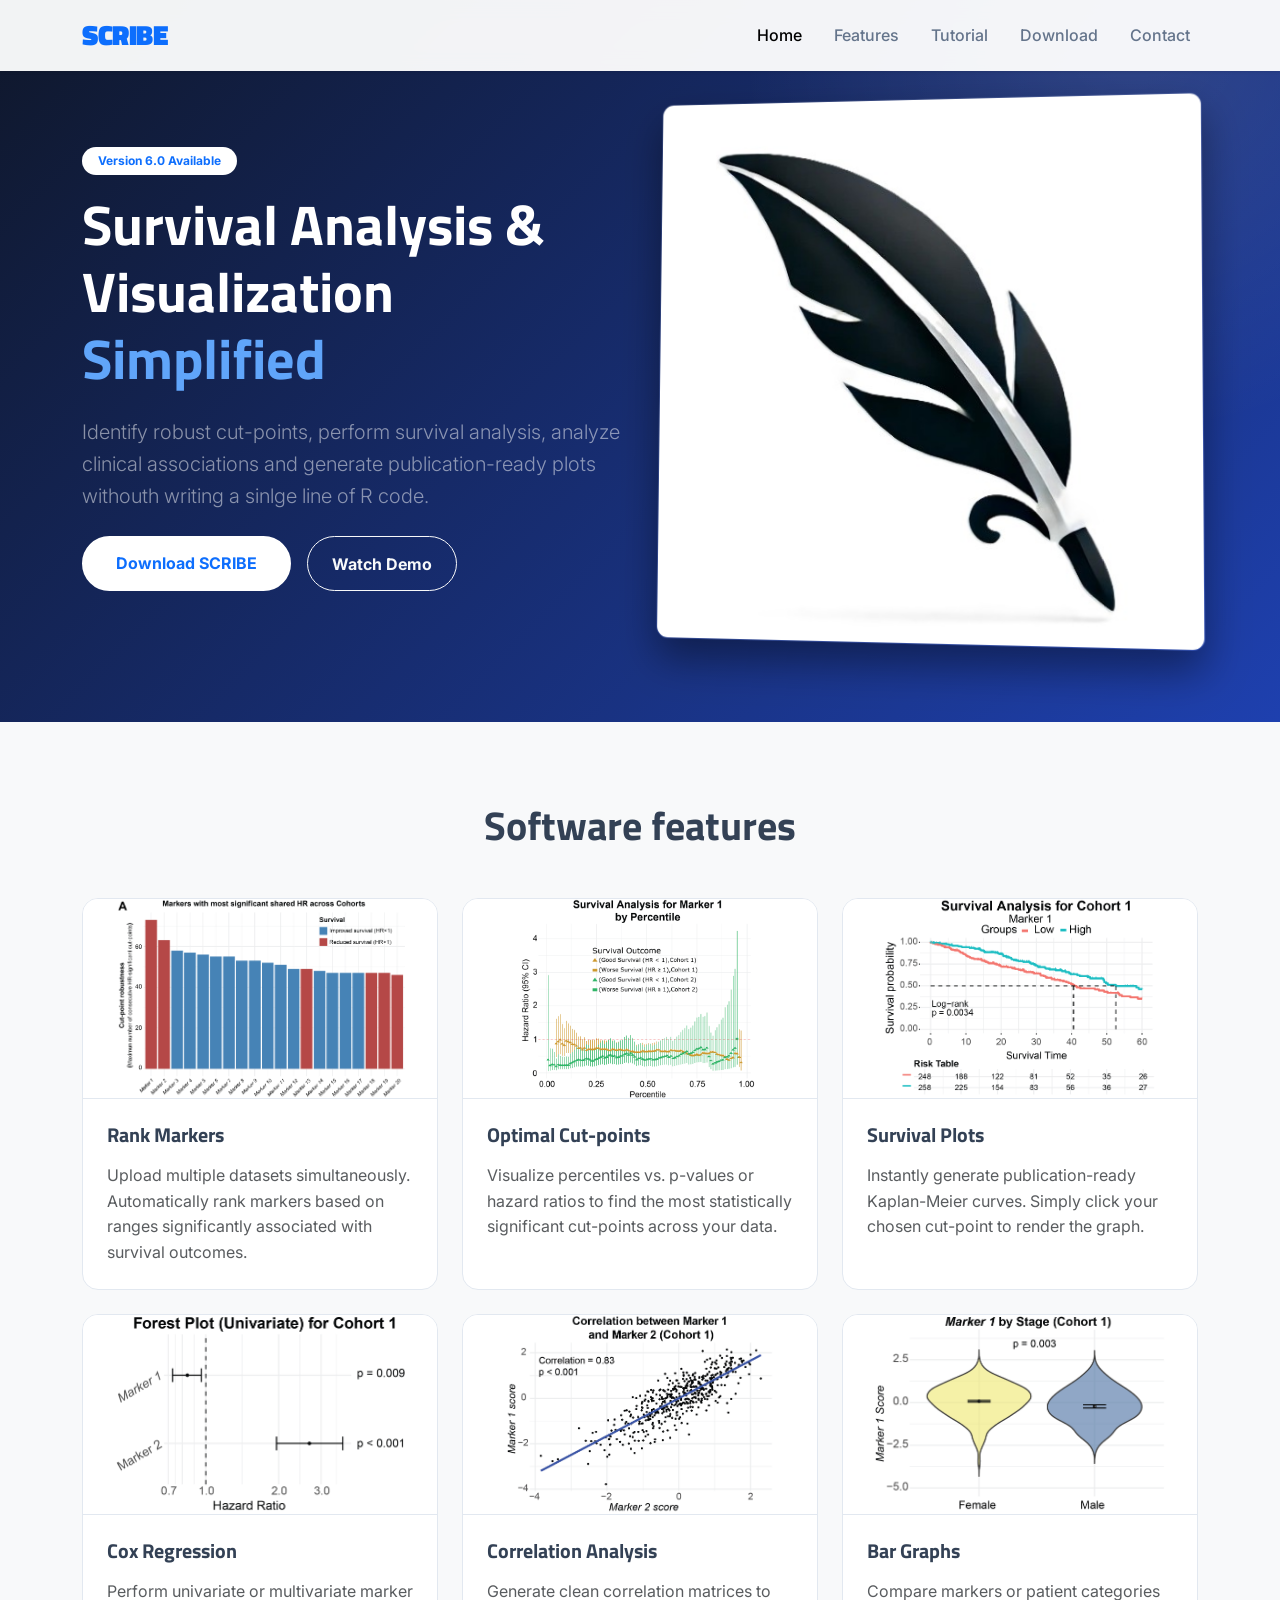
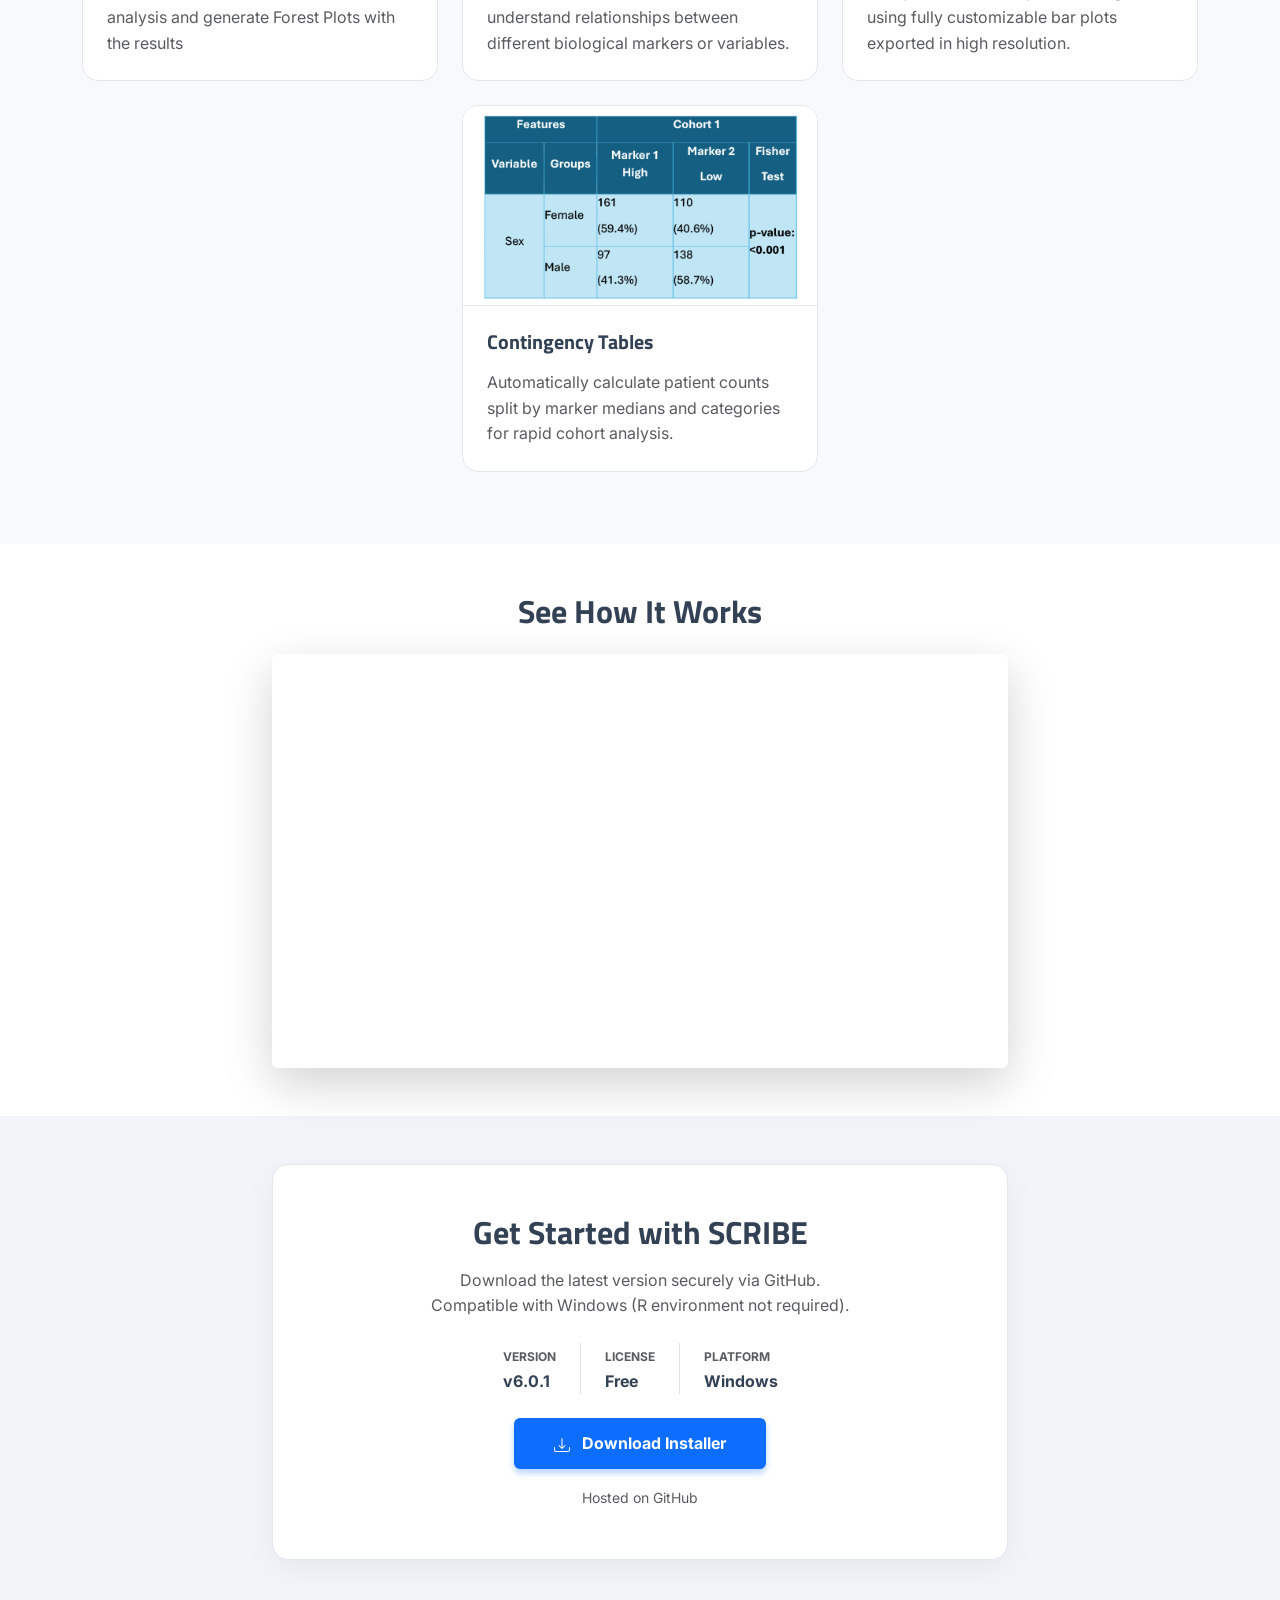
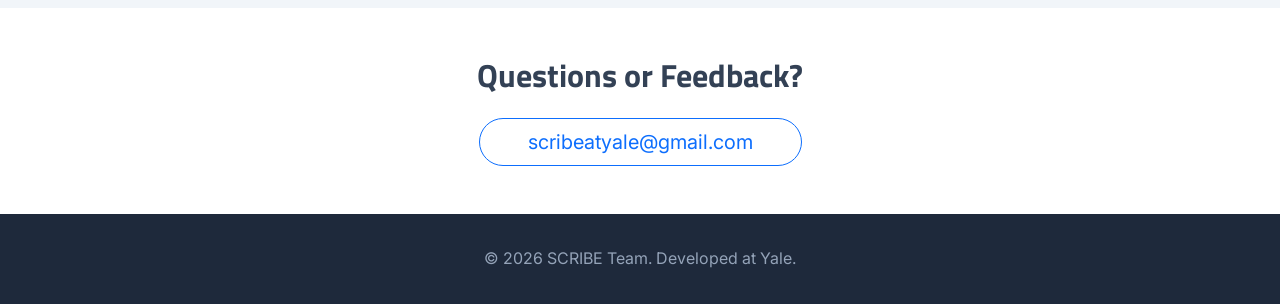
<file: index.html>
<!DOCTYPE html>
<html lang="en">

<head>
    <meta charset="UTF-8">
    <meta name="viewport" content="width=device-width, initial-scale=1.0">
    <meta name="description"
        content="SCRIBE: Survival analysis and visualization without coding. Identify optimal cut-points, generate Kaplan–Meier plots, and correlations.">

    <meta property="og:title" content="SCRIBE - Survival Analysis Tool">
    <meta property="og:description"
        content="Create R-based graphs without writing code. Find cut-points, Kaplan–Meier plots, correlations, and contingency tables.">
    <meta property="og:type" content="website">
    <meta property="og:image" content="img/image1.jpg">
    <meta name="twitter:card" content="summary_large_image">
    <meta name="twitter:title" content="SCRIBE - Survival Analysis Tool">
    <meta name="twitter:description" content="No-code survival analysis and visualization tool.">

    <title>SCRIBE - Survival Analysis Tool</title>

    <link rel="preconnect" href="https://fonts.googleapis.com">
    <link rel="preconnect" href="https://fonts.gstatic.com" crossorigin>
    <link
        href="https://fonts.googleapis.com/css2?family=Inter:wght@300;400;600;700&family=Titillium+Web:wght@400;700&display=swap"
        rel="stylesheet">
    <link href="https://cdn.jsdelivr.net/npm/bootstrap@5.3.2/dist/css/bootstrap.min.css" rel="stylesheet">
    <link rel="icon" href="img/favicon.ico">

    <style>
        :root {
            --primary-color: #0d6efd;
            --secondary-color: #00c6ff;
            --dark-bg: #1e293b;
            --light-bg: #f8f9fa;
        }

        html {
            scroll-behavior: smooth;
        }

        body {
            font-family: 'Inter', sans-serif;
            background-color: var(--light-bg);
            color: #334155;
            line-height: 1.6;
        }

        h1,
        h2,
        h3,
        h4,
        h5,
        .navbar-brand {
            font-family: 'Titillium Web', sans-serif;
        }

        section {
            scroll-margin-top: 80px;
        }

        /* Navbar */
        .navbar {
            background: rgba(255, 255, 255, 0.95);
            backdrop-filter: blur(10px);
            box-shadow: 0 1px 3px rgba(0, 0, 0, 0.1);
        }

        .navbar-brand {
            font-weight: 800;
            font-size: 1.75rem;
            letter-spacing: -0.5px;
            color: var(--primary-color);
        }

        .nav-link {
            font-weight: 500;
            color: #64748b;
            transition: color 0.2s;
        }

        .nav-link:hover,
        .nav-link.active {
            color: var(--primary-color);
        }

        /* Hero */
        .hero {
            background: linear-gradient(135deg, #0f172a 0%, #1e40af 100%);
            color: white;
            padding: 6rem 0 5rem;
            position: relative;
            overflow: hidden;
        }

        .hero::before {
            content: '';
            position: absolute;
            top: -50%;
            right: -20%;
            width: 800px;
            height: 800px;
            background: radial-gradient(circle, rgba(255, 255, 255, 0.1) 0%, rgba(255, 255, 255, 0) 70%);
            border-radius: 50%;
        }

        .hero-img-container {
            perspective: 1000px;
        }

        .hero img {
            width: 100%;
            border-radius: 12px;
            box-shadow: 0 20px 40px rgba(0, 0, 0, 0.4);
            transform: rotateY(-5deg) rotateX(2deg);
            transition: transform 0.5s ease;
            border: 1px solid rgba(255, 255, 255, 0.1);
        }

        .hero img:hover {
            transform: rotateY(0deg) rotateX(0deg);
        }

        /* Buttons */
        .btn-primary-custom {
            background: white;
            color: var(--primary-color);
            font-weight: 700;
            padding: 0.8rem 2rem;
            border-radius: 50px;
            border: 2px solid white;
            transition: all 0.3s ease;
        }

        .btn-primary-custom:hover {
            background: transparent;
            color: white;
            box-shadow: 0 0 15px rgba(255, 255, 255, 0.3);
        }

        .btn-download-main {
            background: var(--primary-color);
            color: white;
            font-weight: 700;
            padding: 0.8rem 2.5rem;
            border-radius: 6px;
            box-shadow: 0 4px 6px rgba(13, 110, 253, 0.3);
            transition: transform 0.2s, box-shadow 0.2s;
            text-decoration: none;
            display: inline-block;
        }

        .btn-download-main:hover {
            background: #0b5ed7;
            color: white;
            transform: translateY(-2px);
            box-shadow: 0 8px 12px rgba(13, 110, 253, 0.4);
        }

        /* Feature Cards */
        .feature-card {
            background: white;
            border: 1px solid #e2e8f0;
            border-radius: 16px;
            padding: 0;
            overflow: hidden;
            transition: transform 0.3s ease, box-shadow 0.3s ease;
            height: 100%;
        }

        .feature-card:hover {
            transform: translateY(-5px);
            box-shadow: 0 12px 24px rgba(0, 0, 0, 0.08);
            border-color: var(--primary-color);
        }

        .feature-img-wrapper {
            background: white;
            height: 200px;
            display: flex;
            align-items: center;
            justify-content: center;
            border-bottom: 1px solid #e2e8f0;
        }

        .feature-card img {
            max-height: 100%;
            max-width: 100%;
            object-fit: cover;
        }

        .feature-content {
            padding: 1.5rem;
        }

        /* Download Section */
        .download-box {
            background: white;
            border-radius: 16px;
            box-shadow: 0 10px 30px rgba(0, 0, 0, 0.05);
            padding: 3rem;
            border: 1px solid #e2e8f0;
        }

        /* Footer */
        footer {
            background: #1e293b;
            color: #94a3b8;
            padding: 2rem 0;
            text-align: center;
        }
    </style>
</head>

<body data-bs-spy="scroll" data-bs-target="#navbarNav" data-bs-offset="100" tabindex="0">

    <nav class="navbar navbar-expand-lg fixed-top" role="navigation" aria-label="Main navigation">
        <div class="container">
            <a class="navbar-brand" href="#home">SCRIBE</a>
            <button class="navbar-toggler" type="button" data-bs-toggle="collapse" data-bs-target="#navbarNav"
                aria-controls="navbarNav" aria-expanded="false" aria-label="Toggle navigation">
                <span class="navbar-toggler-icon"></span>
            </button>
            <div class="collapse navbar-collapse justify-content-end" id="navbarNav">
                <ul class="navbar-nav gap-3">
                    <li class="nav-item"><a class="nav-link" href="#home">Home</a></li>
                    <li class="nav-item"><a class="nav-link" href="#features">Features</a></li>
                    <li class="nav-item"><a class="nav-link" href="#tutorial">Tutorial</a></li>
                    <li class="nav-item"><a class="nav-link" href="#download">Download</a></li>
                    <li class="nav-item"><a class="nav-link" href="#contact">Contact</a></li>
                </ul>
            </div>
        </div>
    </nav>

    <section id="home" class="hero d-flex align-items-center">
        <div class="container">
            <div class="row align-items-center">
                <div class="col-lg-6 text-center text-lg-start mb-5 mb-lg-0">
                    <span class="badge bg-white text-primary mb-3 px-3 py-2 rounded-pill">Version 6.0 Available</span>
                    <h1 class="display-4 fw-bold mb-4">Survival Analysis & Visualization <span
                            style="color: #60a5fa;">Simplified</span></h1>
                    <p class="lead mb-4 text-white-50"> Identify robust cut-points, perform survival analysis, analyze clinical associations 
                        and generate publication-ready plots withouth writing a sinlge line of R code.</p>
                    <div class="d-flex gap-3 justify-content-center justify-content-lg-start">
                        <a href="#download" class="btn-primary-custom text-decoration-none">Download SCRIBE</a>
                        <a href="#tutorial"
                            class="btn btn-outline-light rounded-pill px-4 py-2 fw-bold d-flex align-items-center">Watch
                            Demo</a>
                    </div>
                </div>
                <div class="col-lg-6 hero-img-container">
                    <img src="img/image1.jpg" alt="SCRIBE Dashboard Interface" class="img-fluid">
                </div>
            </div>
        </div>
    </section>

    <section id="features" class="py-5">
        <div class="container py-4">
            <div class="text-center mb-5">
                <h6 class="text-primary fw-bold text-uppercase ls-md"></h6>
                <h2 class="fw-bold display-6">Software features</h2>
            </div>

            <div class="row g-4 justify-content-center">
                <div class="col-md-6 col-lg-4">
                    <div class="feature-card">
                        <div class="feature-img-wrapper">
                            <img src="img/multimarker.png" alt="Rank markers across multiple datasets">
                        </div>
                        <div class="feature-content">
                            <h5 class="fw-bold mb-3">Rank Markers</h5>
                            <p class="text-muted mb-0">Upload multiple datasets simultaneously. Automatically rank
                                markers based on ranges significantly associated with survival outcomes.</p>
                        </div>
                    </div>
                </div>

                <div class="col-md-6 col-lg-4">
                    <div class="feature-card">
                        <div class="feature-img-wrapper">
                            <img src="img/image2.png" alt="Identify optimal survival cut-points">
                        </div>
                        <div class="feature-content">
                            <h5 class="fw-bold mb-3">Optimal Cut-points</h5>
                            <p class="text-muted mb-0">Visualize percentiles vs. p-values or hazard ratios to find the
                                most statistically significant cut-points across your data.</p>
                        </div>
                    </div>
                </div>

                <div class="col-md-6 col-lg-4">
                    <div class="feature-card">
                        <div class="feature-img-wrapper">
                            <img src="img/image3.png" alt="Generate Kaplan–Meier survival plots">
                        </div>
                        <div class="feature-content">
                            <h5 class="fw-bold mb-3">Survival Plots</h5>
                            <p class="text-muted mb-0">Instantly generate publication-ready Kaplan-Meier curves. Simply
                                click your chosen cut-point to render the graph.</p>
                        </div>
                    </div>
                </div>

                <div class="col-md-6 col-lg-4">
                    <div class="feature-card">
                        <div class="feature-img-wrapper">
                            <img src="img/image4.png" alt="Cox Regression">
                        </div>
                        <div class="feature-content">
                            <h5 class="fw-bold mb-3">Cox Regression</h5>
                            <p class="text-muted mb-0">Perform univariate or multivariate marker analysis and generate
                                Forest Plots with the results</p>
                        </div>
                    </div>
                </div>

                <div class="col-md-6 col-lg-4">
                    <div class="feature-card">
                        <div class="feature-img-wrapper">
                            <img src="img/image5.png" alt="Visualize correlations between markers">
                        </div>
                        <div class="feature-content">
                            <h5 class="fw-bold mb-3">Correlation Analysis</h5>
                            <p class="text-muted mb-0">Generate clean correlation matrices to understand relationships
                                between different biological markers or variables.</p>
                        </div>
                    </div>
                </div>

                <div class="col-md-6 col-lg-4">
                    <div class="feature-card">
                        <div class="feature-img-wrapper">
                            <img src="img/image6.png" alt="Customizable bar graphs">
                        </div>
                        <div class="feature-content">
                            <h5 class="fw-bold mb-3">Bar Graphs</h5>
                            <p class="text-muted mb-0">Compare markers or patient categories using fully customizable
                                bar plots exported in high resolution.</p>
                        </div>
                    </div>
                </div>

                <div class="col-md-6 col-lg-4">
                    <div class="feature-card">
                        <div class="feature-img-wrapper">
                            <img src="img/image7.png" alt="Contingency tables">
                        </div>
                        <div class="feature-content">
                            <h5 class="fw-bold mb-3">Contingency Tables</h5>
                            <p class="text-muted mb-0">Automatically calculate patient counts split by marker medians
                                and categories for rapid cohort analysis.</p>
                        </div>
                    </div>
                </div>

            </div>
        </div>
    </section>

    <section id="tutorial" class="py-5 bg-white">
        <div class="container text-center">
            <div class="row justify-content-center">
                <div class="col-lg-8">
                    <h2 class="fw-bold mb-4">See How It Works</h2>
                    <div class="ratio ratio-16x9 shadow-lg rounded overflow-hidden">
                        <iframe width="560" height="315" src="https://www.youtube.com/embed/O_BtTR6pYds" title="SCRIBE Video tutorial" frameborder="0" allow="accelerometer; autoplay; clipboard-write; encrypted-media; gyroscope; picture-in-picture; web-share" allowfullscreen></iframe>
                    </div>
                </div>
            </div>
        </div>
    </section>

    <section id="download" class="py-5" style="background-color: #f1f5f9;">
        <div class="container">
            <div class="row justify-content-center">
                <div class="col-lg-8">
                    <div class="download-box text-center">
                        <h2 class="fw-bold mb-3">Get Started with SCRIBE</h2>
                        <p class="text-muted mb-4">Download the latest version securely via GitHub. <br>Compatible
                            with Windows (R environment not required).</p>

                        <div class="d-flex justify-content-center gap-4 mb-4 text-start d-inline-block">
                            <div class="border-end pe-4">
                                <small class="text-uppercase text-muted fw-bold"
                                    style="font-size: 0.75rem;">Version</small>
                                <div class="fw-bold">v6.0.1</div>
                            </div>
                            <div class="border-end pe-4">
                                <small class="text-uppercase text-muted fw-bold"
                                    style="font-size: 0.75rem;">License</small>
                                <div class="fw-bold">Free</div>
                            </div>
                            <div>
                                <small class="text-uppercase text-muted fw-bold"
                                    style="font-size: 0.75rem;">Platform</small>
                                <div class="fw-bold">Windows</div>
                            </div>
                        </div>
                        <a href="https://github.com/SCRIBE45/Website/releases/download/Scribe_Installer_v_6.0.1/Scribe.Installer_6.0.1.exe"
                            class="btn-download-main" target="_blank" rel="noopener noreferrer">
                            <svg xmlns="http://www.w3.org/2000/svg" width="16" height="16" fill="currentColor"
                                class="bi bi-download me-2" viewBox="0 0 16 16">
                                <path
                                    d="M.5 9.9a.5.5 0 0 1 .5.5v2.5a1 1 0 0 0 1 1h12a1 1 0 0 0 1-1v-2.5a.5.5 0 0 1 1 0v2.5a2 2 0 0 1-2 2H2a2 2 0 0 1-2-2v-2.5a.5.5 0 0 1 .5-.5z" />
                                <path
                                    d="M7.646 11.854a.5.5 0 0 0 .708 0l3-3a.5.5 0 0 0-.708-.708L8.5 10.293V1.5a.5.5 0 0 0-1 0v8.793L5.354 8.146a.5.5 0 1 0-.708.708l3 3z" />
                            </svg>
                            Download Installer
                        </a>
                        <div class="mt-3">
                            <small class="text-muted">Hosted on GitHub</small>
                        </div>
                    </div>
                </div>
            </div>
        </div>
    </section>

    <section id="contact" class="py-5 bg-white">
        <div class="container text-center">
            <h2 class="fw-bold mb-4">Questions or Feedback?</h2>
            <a href="mailto:scribeatyale@gmail.com" class="btn btn-outline-primary btn-lg rounded-pill px-5">
                scribeatyale@gmail.com
            </a>
        </div>
    </section>

    <footer>
        <div class="container">
            <p class="mb-0">&copy; <span id="year"></span> SCRIBE Team. Developed at Yale.</p>
        </div>
    </footer>

    <script src="https://cdn.jsdelivr.net/npm/bootstrap@5.3.2/dist/js/bootstrap.bundle.min.js"></script>
    <script>
        document.getElementById('year').textContent = new Date().getFullYear();
    </script>
</body>


</html>
</file>
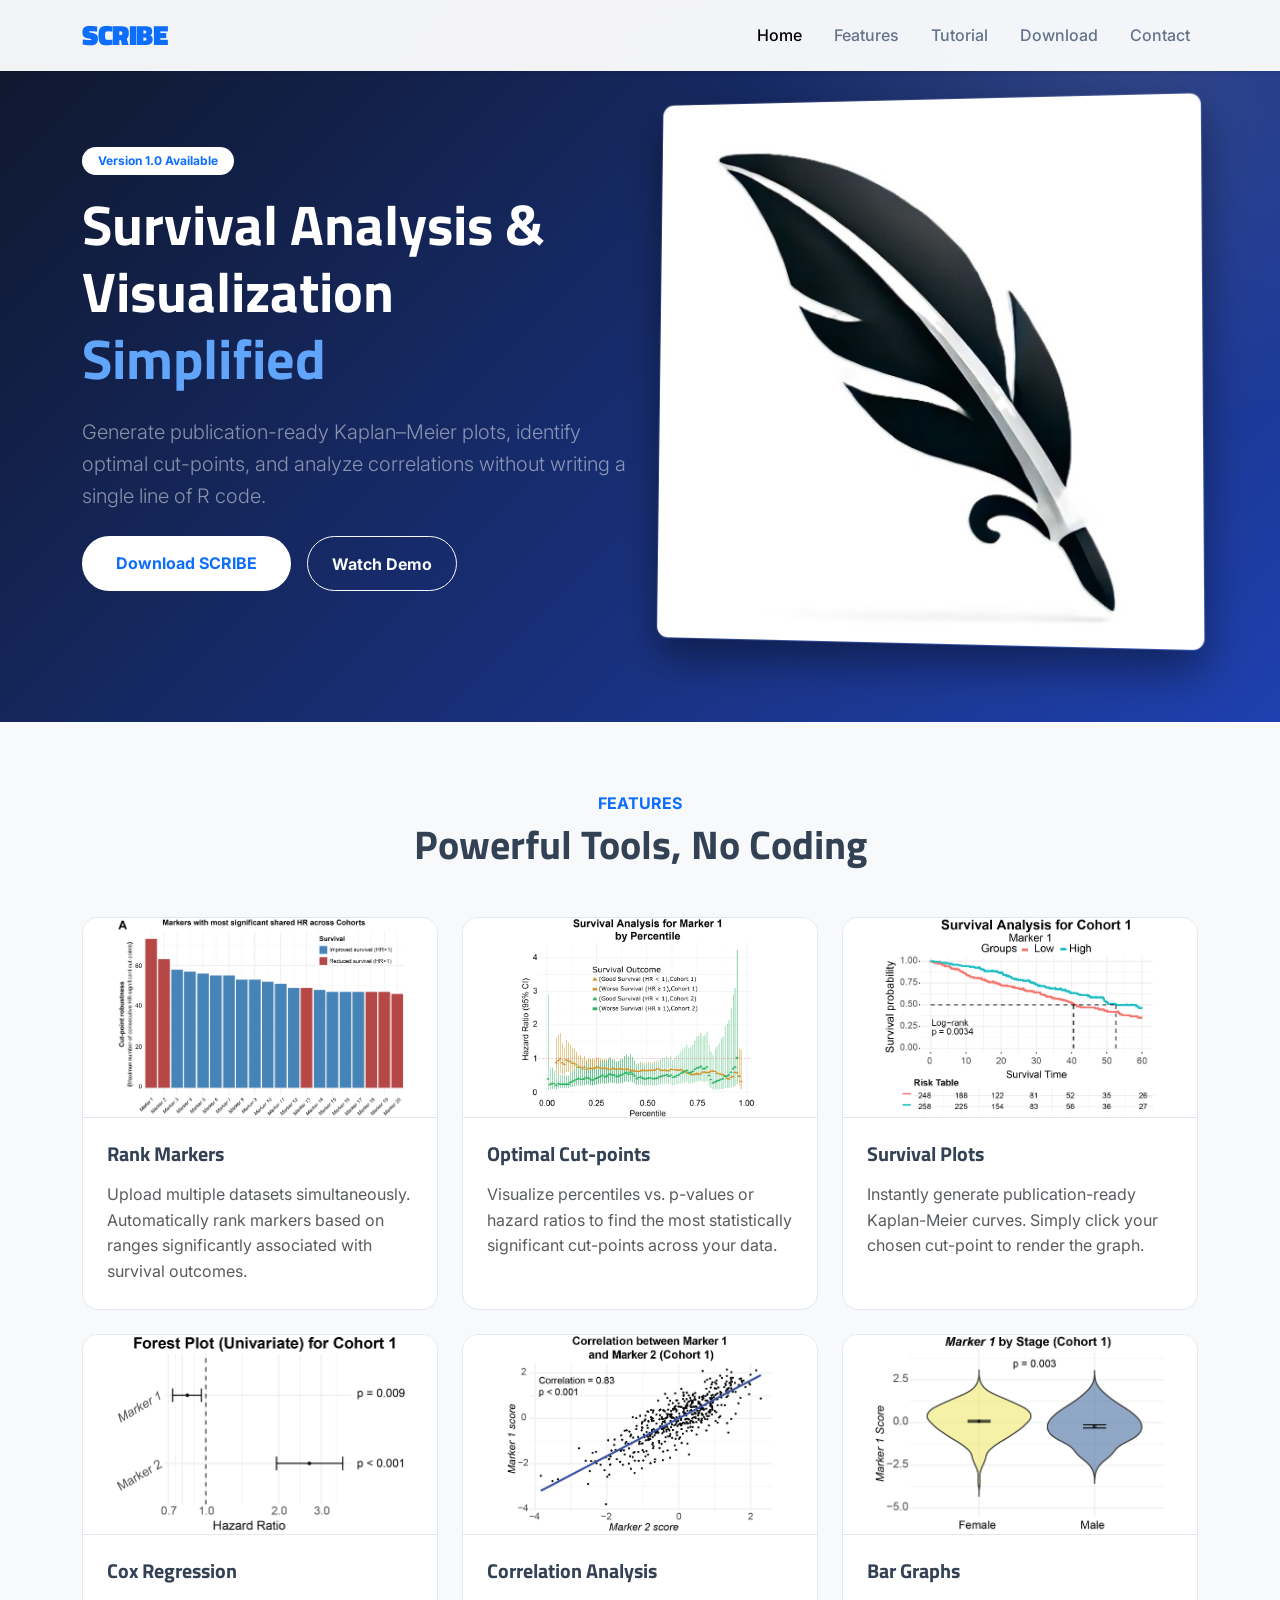
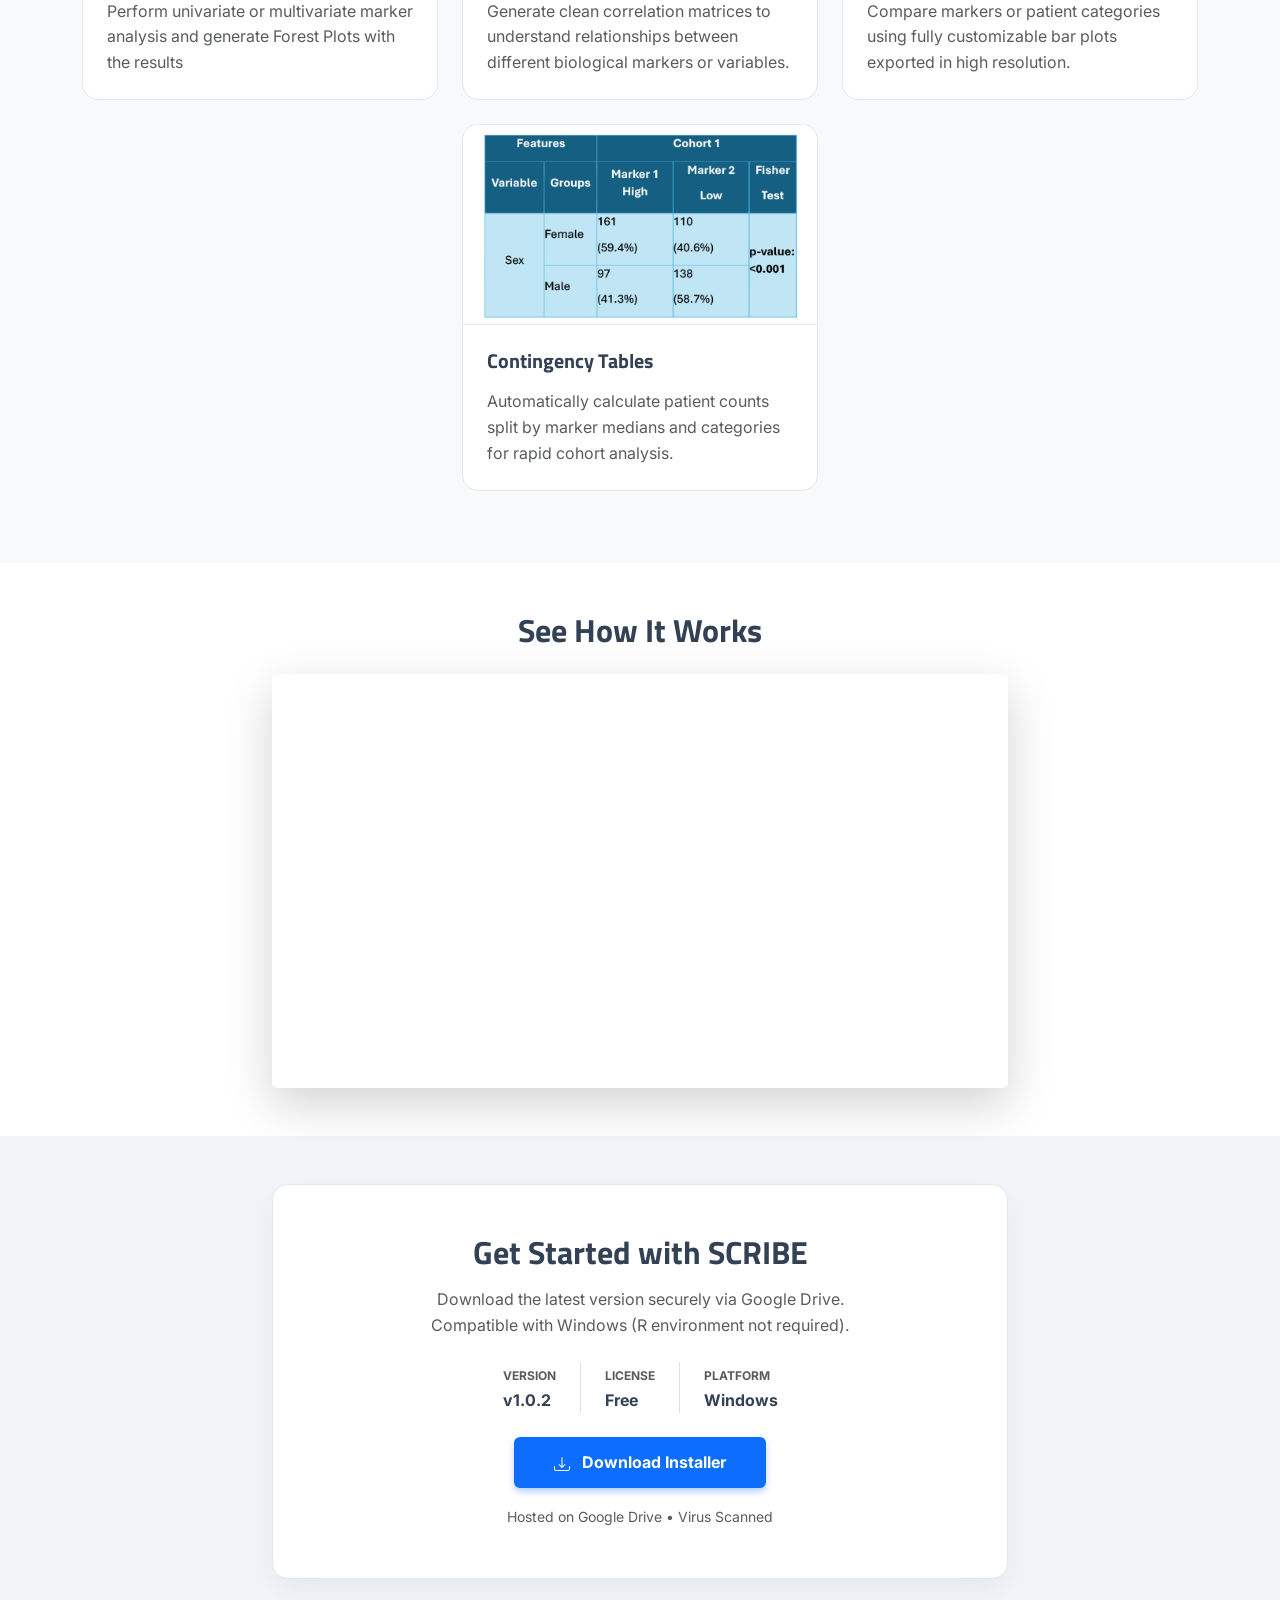
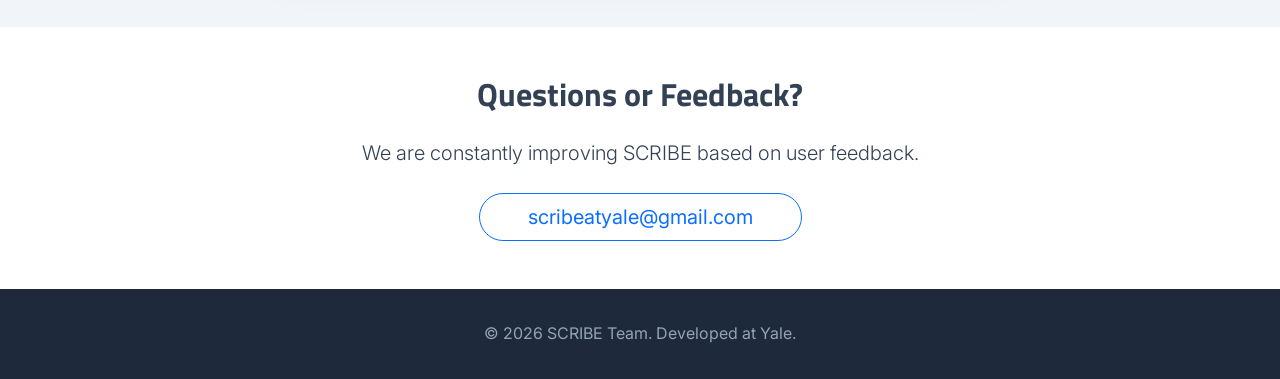
<file: Web_SCRIBE_v3.html>
<!DOCTYPE html>
<html lang="en">

<head>
    <meta charset="UTF-8">
    <meta name="viewport" content="width=device-width, initial-scale=1.0">
    <meta name="description"
        content="SCRIBE: Survival analysis and visualization without coding. Identify optimal cut-points, generate Kaplan–Meier plots, and correlations.">

    <meta property="og:title" content="SCRIBE - Survival Analysis Tool">
    <meta property="og:description"
        content="Create R-based graphs without writing code. Find cut-points, Kaplan–Meier plots, correlations, and contingency tables.">
    <meta property="og:type" content="website">
    <meta property="og:image" content="img/image1.jpg">
    <meta name="twitter:card" content="summary_large_image">
    <meta name="twitter:title" content="SCRIBE - Survival Analysis Tool">
    <meta name="twitter:description" content="No-code survival analysis and visualization tool.">

    <title>SCRIBE - Survival Analysis Tool</title>

    <link rel="preconnect" href="https://fonts.googleapis.com">
    <link rel="preconnect" href="https://fonts.gstatic.com" crossorigin>
    <link
        href="https://fonts.googleapis.com/css2?family=Inter:wght@300;400;600;700&family=Titillium+Web:wght@400;700&display=swap"
        rel="stylesheet">
    <link href="https://cdn.jsdelivr.net/npm/bootstrap@5.3.2/dist/css/bootstrap.min.css" rel="stylesheet">
    <link rel="icon" href="img/favicon.ico">

    <style>
        :root {
            --primary-color: #0d6efd;
            --secondary-color: #00c6ff;
            --dark-bg: #1e293b;
            --light-bg: #f8f9fa;
        }

        html {
            scroll-behavior: smooth;
        }

        body {
            font-family: 'Inter', sans-serif;
            background-color: var(--light-bg);
            color: #334155;
            line-height: 1.6;
        }

        h1,
        h2,
        h3,
        h4,
        h5,
        .navbar-brand {
            font-family: 'Titillium Web', sans-serif;
        }

        section {
            scroll-margin-top: 80px;
        }

        /* Navbar */
        .navbar {
            background: rgba(255, 255, 255, 0.95);
            backdrop-filter: blur(10px);
            box-shadow: 0 1px 3px rgba(0, 0, 0, 0.1);
        }

        .navbar-brand {
            font-weight: 800;
            font-size: 1.75rem;
            letter-spacing: -0.5px;
            color: var(--primary-color);
        }

        .nav-link {
            font-weight: 500;
            color: #64748b;
            transition: color 0.2s;
        }

        .nav-link:hover,
        .nav-link.active {
            color: var(--primary-color);
        }

        /* Hero */
        .hero {
            background: linear-gradient(135deg, #0f172a 0%, #1e40af 100%);
            color: white;
            padding: 6rem 0 5rem;
            position: relative;
            overflow: hidden;
        }

        .hero::before {
            content: '';
            position: absolute;
            top: -50%;
            right: -20%;
            width: 800px;
            height: 800px;
            background: radial-gradient(circle, rgba(255, 255, 255, 0.1) 0%, rgba(255, 255, 255, 0) 70%);
            border-radius: 50%;
        }

        .hero-img-container {
            perspective: 1000px;
        }

        .hero img {
            width: 100%;
            border-radius: 12px;
            box-shadow: 0 20px 40px rgba(0, 0, 0, 0.4);
            transform: rotateY(-5deg) rotateX(2deg);
            transition: transform 0.5s ease;
            border: 1px solid rgba(255, 255, 255, 0.1);
        }

        .hero img:hover {
            transform: rotateY(0deg) rotateX(0deg);
        }

        /* Buttons */
        .btn-primary-custom {
            background: white;
            color: var(--primary-color);
            font-weight: 700;
            padding: 0.8rem 2rem;
            border-radius: 50px;
            border: 2px solid white;
            transition: all 0.3s ease;
        }

        .btn-primary-custom:hover {
            background: transparent;
            color: white;
            box-shadow: 0 0 15px rgba(255, 255, 255, 0.3);
        }

        .btn-download-main {
            background: var(--primary-color);
            color: white;
            font-weight: 700;
            padding: 0.8rem 2.5rem;
            border-radius: 6px;
            box-shadow: 0 4px 6px rgba(13, 110, 253, 0.3);
            transition: transform 0.2s, box-shadow 0.2s;
            text-decoration: none;
            display: inline-block;
        }

        .btn-download-main:hover {
            background: #0b5ed7;
            color: white;
            transform: translateY(-2px);
            box-shadow: 0 8px 12px rgba(13, 110, 253, 0.4);
        }

        /* Feature Cards */
        .feature-card {
            background: white;
            border: 1px solid #e2e8f0;
            border-radius: 16px;
            padding: 0;
            overflow: hidden;
            transition: transform 0.3s ease, box-shadow 0.3s ease;
            height: 100%;
        }

        .feature-card:hover {
            transform: translateY(-5px);
            box-shadow: 0 12px 24px rgba(0, 0, 0, 0.08);
            border-color: var(--primary-color);
        }

        .feature-img-wrapper {
            background: white;
            height: 200px;
            display: flex;
            align-items: center;
            justify-content: center;
            border-bottom: 1px solid #e2e8f0;
        }

        .feature-card img {
            max-height: 100%;
            max-width: 100%;
            object-fit: cover;
        }

        .feature-content {
            padding: 1.5rem;
        }

        /* Download Section */
        .download-box {
            background: white;
            border-radius: 16px;
            box-shadow: 0 10px 30px rgba(0, 0, 0, 0.05);
            padding: 3rem;
            border: 1px solid #e2e8f0;
        }

        /* Footer */
        footer {
            background: #1e293b;
            color: #94a3b8;
            padding: 2rem 0;
            text-align: center;
        }
    </style>
</head>

<body data-bs-spy="scroll" data-bs-target="#navbarNav" data-bs-offset="100" tabindex="0">

    <nav class="navbar navbar-expand-lg fixed-top" role="navigation" aria-label="Main navigation">
        <div class="container">
            <a class="navbar-brand" href="#home">SCRIBE</a>
            <button class="navbar-toggler" type="button" data-bs-toggle="collapse" data-bs-target="#navbarNav"
                aria-controls="navbarNav" aria-expanded="false" aria-label="Toggle navigation">
                <span class="navbar-toggler-icon"></span>
            </button>
            <div class="collapse navbar-collapse justify-content-end" id="navbarNav">
                <ul class="navbar-nav gap-3">
                    <li class="nav-item"><a class="nav-link" href="#home">Home</a></li>
                    <li class="nav-item"><a class="nav-link" href="#features">Features</a></li>
                    <li class="nav-item"><a class="nav-link" href="#tutorial">Tutorial</a></li>
                    <li class="nav-item"><a class="nav-link" href="#download">Download</a></li>
                    <li class="nav-item"><a class="nav-link" href="#contact">Contact</a></li>
                </ul>
            </div>
        </div>
    </nav>

    <section id="home" class="hero d-flex align-items-center">
        <div class="container">
            <div class="row align-items-center">
                <div class="col-lg-6 text-center text-lg-start mb-5 mb-lg-0">
                    <span class="badge bg-white text-primary mb-3 px-3 py-2 rounded-pill">Version 1.0 Available</span>
                    <h1 class="display-4 fw-bold mb-4">Survival Analysis & Visualization <span
                            style="color: #60a5fa;">Simplified</span></h1>
                    <p class="lead mb-4 text-white-50">Generate publication-ready Kaplan–Meier plots, identify optimal
                        cut-points, and analyze correlations without writing a single line of R code.</p>
                    <div class="d-flex gap-3 justify-content-center justify-content-lg-start">
                        <a href="#download" class="btn-primary-custom text-decoration-none">Download SCRIBE</a>
                        <a href="#tutorial"
                            class="btn btn-outline-light rounded-pill px-4 py-2 fw-bold d-flex align-items-center">Watch
                            Demo</a>
                    </div>
                </div>
                <div class="col-lg-6 hero-img-container">
                    <img src="img/image1.jpg" alt="SCRIBE Dashboard Interface" class="img-fluid">
                </div>
            </div>
        </div>
    </section>

    <section id="features" class="py-5">
        <div class="container py-4">
            <div class="text-center mb-5">
                <h6 class="text-primary fw-bold text-uppercase ls-md">Features</h6>
                <h2 class="fw-bold display-6">Powerful Tools, No Coding</h2>
            </div>

            <div class="row g-4 justify-content-center">
                <div class="col-md-6 col-lg-4">
                    <div class="feature-card">
                        <div class="feature-img-wrapper">
                            <img src="img/multimarker.png" alt="Rank markers across multiple datasets">
                        </div>
                        <div class="feature-content">
                            <h5 class="fw-bold mb-3">Rank Markers</h5>
                            <p class="text-muted mb-0">Upload multiple datasets simultaneously. Automatically rank
                                markers based on ranges significantly associated with survival outcomes.</p>
                        </div>
                    </div>
                </div>

                <div class="col-md-6 col-lg-4">
                    <div class="feature-card">
                        <div class="feature-img-wrapper">
                            <img src="img/image2.png" alt="Identify optimal survival cut-points">
                        </div>
                        <div class="feature-content">
                            <h5 class="fw-bold mb-3">Optimal Cut-points</h5>
                            <p class="text-muted mb-0">Visualize percentiles vs. p-values or hazard ratios to find the
                                most statistically significant cut-points across your data.</p>
                        </div>
                    </div>
                </div>

                <div class="col-md-6 col-lg-4">
                    <div class="feature-card">
                        <div class="feature-img-wrapper">
                            <img src="img/image3.png" alt="Generate Kaplan–Meier survival plots">
                        </div>
                        <div class="feature-content">
                            <h5 class="fw-bold mb-3">Survival Plots</h5>
                            <p class="text-muted mb-0">Instantly generate publication-ready Kaplan-Meier curves. Simply
                                click your chosen cut-point to render the graph.</p>
                        </div>
                    </div>
                </div>

                <div class="col-md-6 col-lg-4">
                    <div class="feature-card">
                        <div class="feature-img-wrapper">
                            <img src="img/image4.png" alt="Cox Regression">
                        </div>
                        <div class="feature-content">
                            <h5 class="fw-bold mb-3">Cox Regression</h5>
                            <p class="text-muted mb-0">Perform univariate or multivariate marker analysis and generate
                                Forest Plots with the results</p>
                        </div>
                    </div>
                </div>

                <div class="col-md-6 col-lg-4">
                    <div class="feature-card">
                        <div class="feature-img-wrapper">
                            <img src="img/image5.png" alt="Visualize correlations between markers">
                        </div>
                        <div class="feature-content">
                            <h5 class="fw-bold mb-3">Correlation Analysis</h5>
                            <p class="text-muted mb-0">Generate clean correlation matrices to understand relationships
                                between different biological markers or variables.</p>
                        </div>
                    </div>
                </div>

                <div class="col-md-6 col-lg-4">
                    <div class="feature-card">
                        <div class="feature-img-wrapper">
                            <img src="img/image6.png" alt="Customizable bar graphs">
                        </div>
                        <div class="feature-content">
                            <h5 class="fw-bold mb-3">Bar Graphs</h5>
                            <p class="text-muted mb-0">Compare markers or patient categories using fully customizable
                                bar plots exported in high resolution.</p>
                        </div>
                    </div>
                </div>

                <div class="col-md-6 col-lg-4">
                    <div class="feature-card">
                        <div class="feature-img-wrapper">
                            <img src="img/image7.png" alt="Contingency tables">
                        </div>
                        <div class="feature-content">
                            <h5 class="fw-bold mb-3">Contingency Tables</h5>
                            <p class="text-muted mb-0">Automatically calculate patient counts split by marker medians
                                and categories for rapid cohort analysis.</p>
                        </div>
                    </div>
                </div>

            </div>
        </div>
    </section>

    <section id="tutorial" class="py-5 bg-white">
        <div class="container text-center">
            <div class="row justify-content-center">
                <div class="col-lg-8">
                    <h2 class="fw-bold mb-4">See How It Works</h2>
                    <div class="ratio ratio-16x9 shadow-lg rounded overflow-hidden">
                        <iframe src="https://www.youtube.com/embed/I5linr6hRrU" title="SCRIBE Tutorial Video"
                            loading="lazy" allowfullscreen></iframe>
                    </div>
                </div>
            </div>
        </div>
    </section>

    <section id="download" class="py-5" style="background-color: #f1f5f9;">
        <div class="container">
            <div class="row justify-content-center">
                <div class="col-lg-8">
                    <div class="download-box text-center">
                        <h2 class="fw-bold mb-3">Get Started with SCRIBE</h2>
                        <p class="text-muted mb-4">Download the latest version securely via Google Drive. <br>Compatible
                            with Windows (R environment not required).</p>

                        <div class="d-flex justify-content-center gap-4 mb-4 text-start d-inline-block">
                            <div class="border-end pe-4">
                                <small class="text-uppercase text-muted fw-bold"
                                    style="font-size: 0.75rem;">Version</small>
                                <div class="fw-bold">v1.0.2</div>
                            </div>
                            <div class="border-end pe-4">
                                <small class="text-uppercase text-muted fw-bold"
                                    style="font-size: 0.75rem;">License</small>
                                <div class="fw-bold">Free</div>
                            </div>
                            <div>
                                <small class="text-uppercase text-muted fw-bold"
                                    style="font-size: 0.75rem;">Platform</small>
                                <div class="fw-bold">Windows</div>
                            </div>
                        </div>

                        <a href="https://drive.google.com/file/d/13kwZz82LhZeKOIAJV6FiuOdwIc3fhrJx/view?usp=drive_link"
                            class="btn-download-main" target="_blank" rel="noopener noreferrer">
                            <svg xmlns="http://www.w3.org/2000/svg" width="16" height="16" fill="currentColor"
                                class="bi bi-download me-2" viewBox="0 0 16 16">
                                <path
                                    d="M.5 9.9a.5.5 0 0 1 .5.5v2.5a1 1 0 0 0 1 1h12a1 1 0 0 0 1-1v-2.5a.5.5 0 0 1 1 0v2.5a2 2 0 0 1-2 2H2a2 2 0 0 1-2-2v-2.5a.5.5 0 0 1 .5-.5z" />
                                <path
                                    d="M7.646 11.854a.5.5 0 0 0 .708 0l3-3a.5.5 0 0 0-.708-.708L8.5 10.293V1.5a.5.5 0 0 0-1 0v8.793L5.354 8.146a.5.5 0 1 0-.708.708l3 3z" />
                            </svg>
                            Download Installer
                        </a>
                        <div class="mt-3">
                            <small class="text-muted">Hosted on Google Drive • Virus Scanned</small>
                        </div>
                    </div>
                </div>
            </div>
        </div>
    </section>

    <section id="contact" class="py-5 bg-white">
        <div class="container text-center">
            <h2 class="fw-bold mb-4">Questions or Feedback?</h2>
            <p class="lead mb-4">We are constantly improving SCRIBE based on user feedback.</p>
            <a href="mailto:scribeatyale@gmail.com" class="btn btn-outline-primary btn-lg rounded-pill px-5">
                scribeatyale@gmail.com
            </a>
        </div>
    </section>

    <footer>
        <div class="container">
            <p class="mb-0">&copy; <span id="year"></span> SCRIBE Team. Developed at Yale.</p>
        </div>
    </footer>

    <script src="https://cdn.jsdelivr.net/npm/bootstrap@5.3.2/dist/js/bootstrap.bundle.min.js"></script>
    <script>
        document.getElementById('year').textContent = new Date().getFullYear();
    </script>
</body>

</html>
</file>
